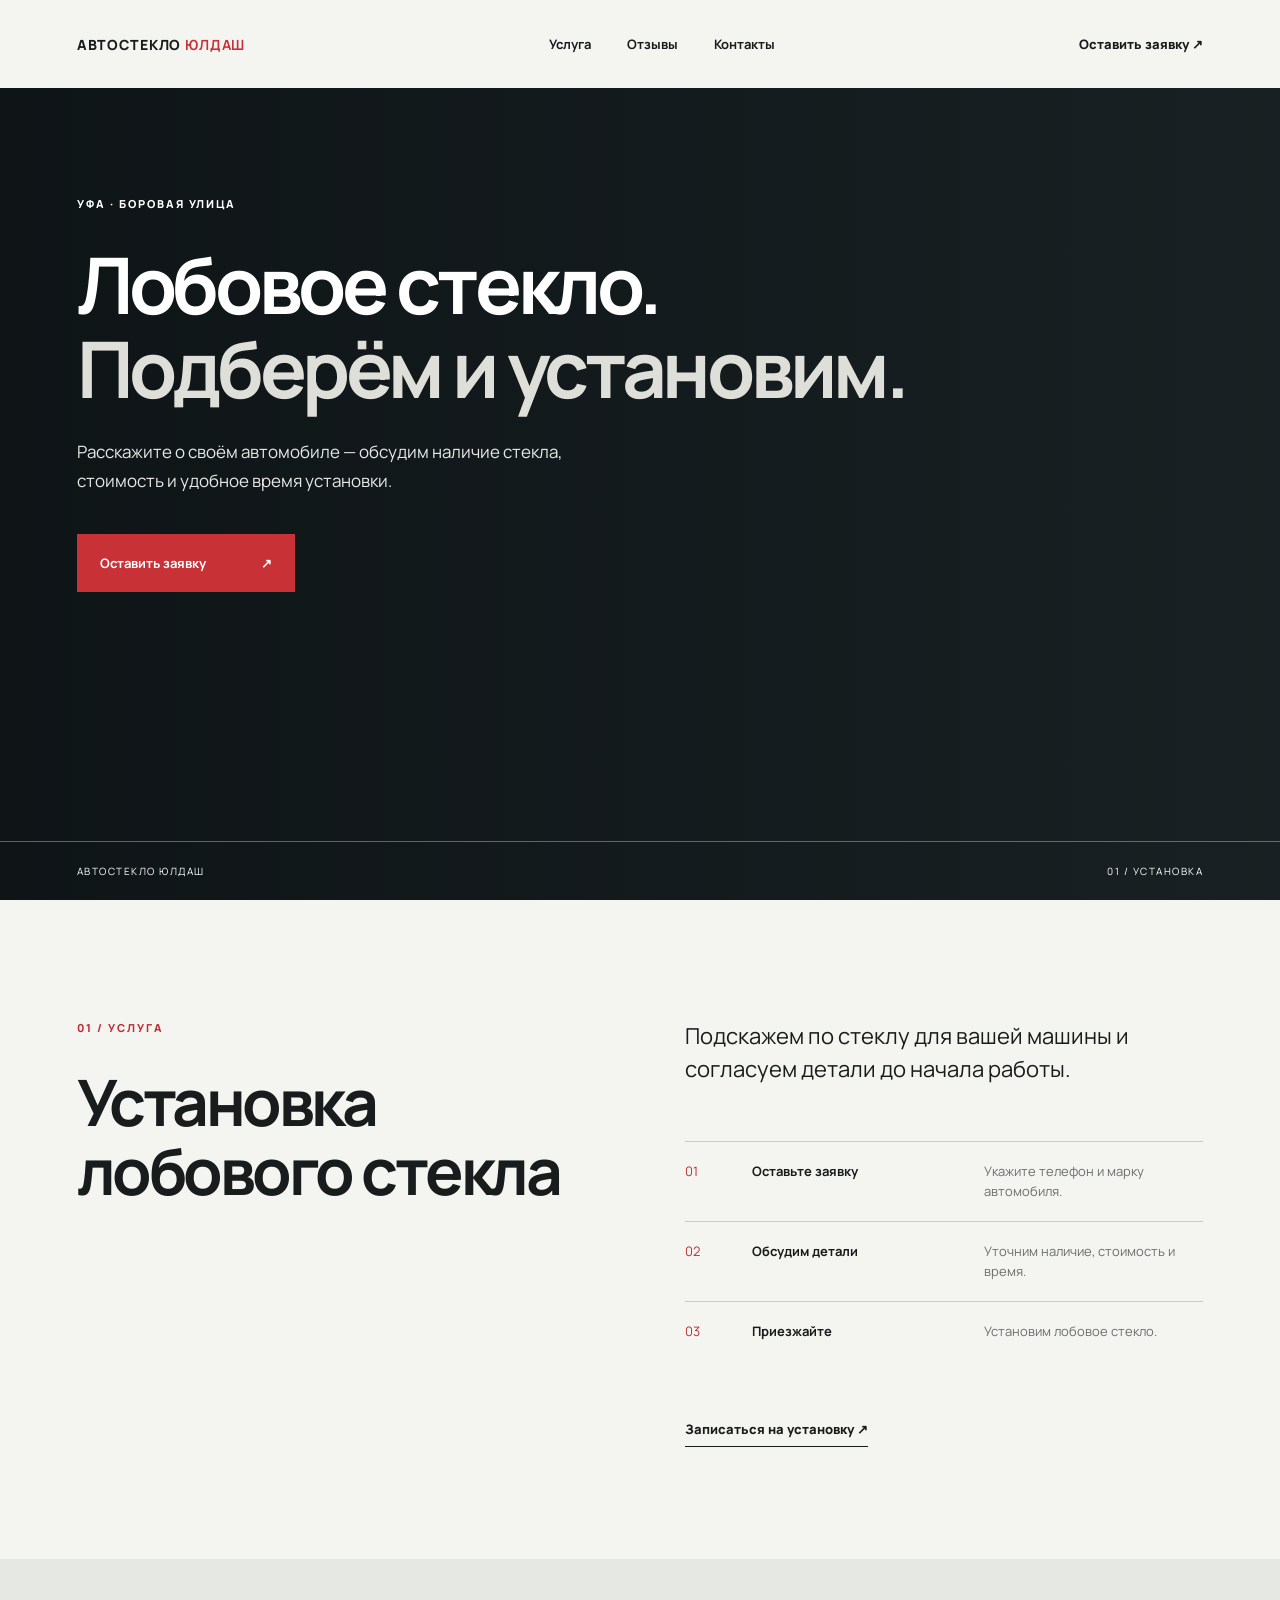
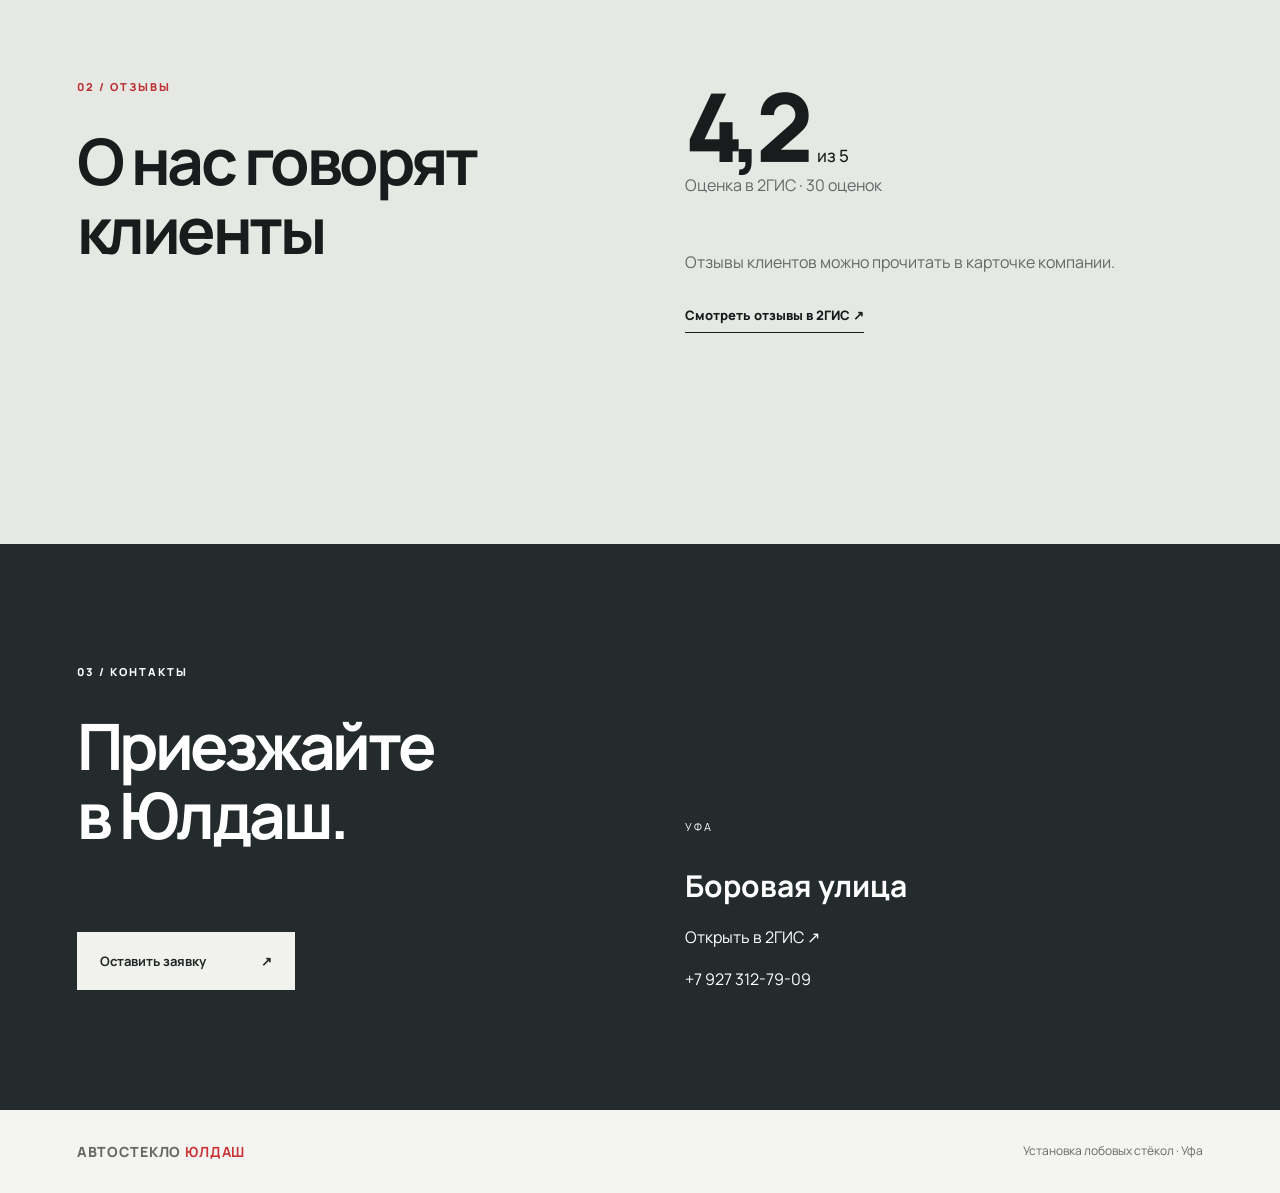
<file: index.html>
<!doctype html><html lang="ru" data-type="service"><head><meta charset="utf-8"><meta name="viewport" content="width=device-width,initial-scale=1"><meta name="page-type" content="service"><meta name="site-kind" content="other"><title>Автостекло Юлдаш — установка лобовых стёкол в Уфе</title><meta name="description" content="Установка лобовых стёкол в Уфе. Оставьте заявку в WhatsApp."><link rel="stylesheet" href="style.css"></head><body><header><a class="brand" href="index.html">АВТОСТЕКЛО <b>ЮЛДАШ</b></a><nav><a href="#service">Услуга</a><a href="#reviews">Отзывы</a><a href="#contacts">Контакты</a></nav><a class="header-link" href="request.html">Оставить заявку ↗</a></header><main><section class="hero" data-enter><div class="hero-inner"><p class="eyebrow">УФА · БОРОВАЯ УЛИЦА</p><h1>Лобовое стекло.<br><em>Подберём и установим.</em></h1><p class="lead">Расскажите о своём автомобиле — обсудим наличие стекла, стоимость и удобное время установки.</p><a class="button" href="request.html">Оставить заявку <span>↗</span></a></div><div class="hero-bottom"><span>АВТОСТЕКЛО ЮЛДАШ</span><span>01 / УСТАНОВКА</span></div></section><section id="service" class="section service"><div><p class="eyebrow red">01 / УСЛУГА</p><h2>Установка<br>лобового стекла</h2></div><div class="service-copy"><p>Подскажем по стеклу для вашей машины и согласуем детали до начала работы.</p><div class="steps"><div><span>01</span><strong>Оставьте заявку</strong><p>Укажите телефон и марку автомобиля.</p></div><div><span>02</span><strong>Обсудим детали</strong><p>Уточним наличие, стоимость и время.</p></div><div><span>03</span><strong>Приезжайте</strong><p>Установим лобовое стекло.</p></div></div><a class="text-link" href="request.html">Записаться на установку ↗</a></div></section><section id="reviews" class="section reviews"><div><p class="eyebrow red">02 / ОТЗЫВЫ</p><h2>О нас говорят<br>клиенты</h2></div><div class="review-content"><div class="rating">4,2 <span>из 5</span></div><p>Оценка в 2ГИС · 30 оценок</p><p class="review-note">Отзывы клиентов можно прочитать в карточке компании.</p><a class="text-link" href="https://2gis.ru/ufa/firm/70000001064397115/tab/reviews" target="_blank" rel="noopener">Смотреть отзывы в 2ГИС ↗</a></div></section><section id="contacts" class="section contact"><div><p class="eyebrow">03 / КОНТАКТЫ</p><h2>Приезжайте<br>в Юлдаш.</h2><a class="button light" href="request.html">Оставить заявку <span>↗</span></a></div><div class="contact-info"><p>УФА</p><h3>Боровая улица</h3><a href="https://2gis.ru/ufa/firm/70000001064397115" target="_blank" rel="noopener">Открыть в 2ГИС ↗</a><a href="tel:+79273127909">+7 927 312-79-09</a></div></section></main><footer><a class="brand" href="index.html">АВТОСТЕКЛО <b>ЮЛДАШ</b></a><span>Установка лобовых стёкол · Уфа</span></footer></body></html>
</file>
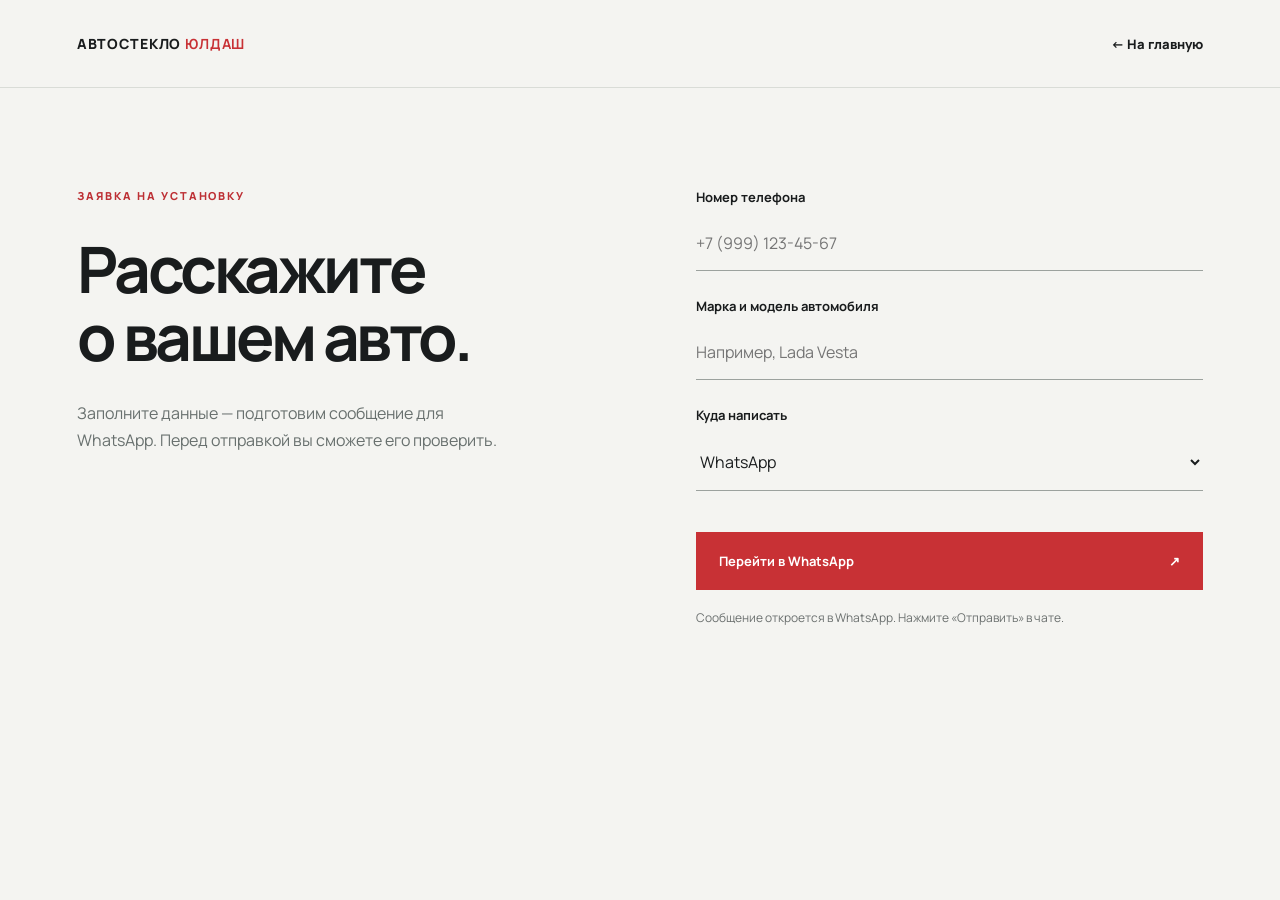
<file: request.html>
<!doctype html><html lang="ru"><head><meta charset="utf-8"><meta name="viewport" content="width=device-width,initial-scale=1"><title>Заявка — Автостекло Юлдаш</title><link rel="stylesheet" href="style.css"></head><body class="form-page"><header><a class="brand" href="index.html">АВТОСТЕКЛО <b>ЮЛДАШ</b></a><a class="header-link" href="index.html">← На главную</a></header><main class="request"><div><p class="eyebrow red">ЗАЯВКА НА УСТАНОВКУ</p><h1>Расскажите<br>о вашем авто.</h1><p class="form-intro">Заполните данные — подготовим сообщение для WhatsApp. Перед отправкой вы сможете его проверить.</p></div><form id="request-form"><label>Номер телефона<input name="phone" type="tel" autocomplete="tel" placeholder="+7 (999) 123-45-67" required></label><label>Марка и модель автомобиля<input name="car" placeholder="Например, Lada Vesta" required></label><label>Куда написать<select name="channel"><option value="WhatsApp">WhatsApp</option></select></label><button class="button" type="submit">Перейти в WhatsApp <span>↗</span></button><p class="form-hint" id="status" aria-live="polite">Сообщение откроется в WhatsApp. Нажмите «Отправить» в чате.</p></form></main><script src="script.js"></script></body></html>
</file>
<file: style.css>
@import url('https://fonts.googleapis.com/css2?family=Manrope:wght@400;500;600;700;800&display=swap');
:root{font-family:Manrope,Arial,sans-serif;color:#191c1d;background:#f4f4f1}*{box-sizing:border-box}html{scroll-behavior:smooth}body{margin:0}a{color:inherit;text-decoration:none}header{height:88px;padding:0 6%;display:flex;align-items:center;justify-content:space-between;gap:24px;background:#f4f4f1}.brand{font-size:14px;font-weight:800;letter-spacing:.06em;white-space:nowrap}.brand b{color:#c83135}nav{display:flex;gap:36px;font-size:13px;font-weight:700}.header-link{font-size:13px;font-weight:800}.hero{min-height:calc(100vh - 88px);background:#1d2528 url('https://images.unsplash.com/photo-1492144534655-ae79c964c9d7?auto=format&fit=crop&w=2200&q=85') center/cover;position:relative;color:#fff;display:flex;flex-direction:column;justify-content:space-between}.hero:before{content:'';position:absolute;inset:0;background:linear-gradient(90deg,rgba(11,17,19,.83),rgba(11,17,19,.24))}.hero-inner,.hero-bottom{position:relative;z-index:1}.hero-inner{padding:12vh 6% 8vh;max-width:1050px}.eyebrow{font-size:11px;letter-spacing:.18em;font-weight:800;margin:0 0 32px}.red{color:#bd3035}h1,h2,h3,p{margin-top:0}h1{font-size:clamp(42px,6.1vw,90px);line-height:1.07;letter-spacing:-.055em;margin-bottom:28px}h1 em{font-style:normal;color:#dfdfd9}.lead{font-size:17px;line-height:1.7;max-width:500px;color:#e7e8e5;margin-bottom:38px}.button{display:inline-flex;border:0;align-items:center;justify-content:space-between;gap:55px;padding:19px 23px;background:#c83135;color:white;font:700 13px Manrope,Arial;min-height:58px;cursor:pointer;transition:transform .2s,background .2s}.button:hover{transform:translateY(-2px);background:#a91f26}.hero-bottom{display:flex;justify-content:space-between;padding:22px 6%;border-top:1px solid #ffffff55;font-size:10px;letter-spacing:.15em}.section{padding:120px 6%;display:grid;grid-template-columns:1fr 1fr;gap:8%;min-height:65vh}.section h2{font-size:clamp(38px,5vw,72px);letter-spacing:-.055em;line-height:1.08}.service-copy>p{font-size:22px;line-height:1.5;max-width:560px}.steps{margin:55px 0}.steps div{border-top:1px solid #c9cbc7;padding:20px 0;display:grid;grid-template-columns:55px 1fr 1fr;gap:12px;font-size:13px}.steps span{color:#bd3035}.steps p{color:#6b706f;line-height:1.5;margin:0}.text-link{font-weight:800;font-size:13px;border-bottom:1px solid;padding-bottom:8px}.reviews{background:#e6e8e4}.rating{font-size:95px;font-weight:800;letter-spacing:-.08em;line-height:1}.rating span{font-size:17px;letter-spacing:0;font-weight:500}.review-content>p{color:#626968}.review-note{margin:55px 0 30px}.contact{background:#232b2d;color:white;min-height:60vh}.light{background:#f1f1ed;color:#202727;margin-top:30px}.contact-info{align-self:end;display:flex;flex-direction:column;gap:20px}.contact-info p{font-size:11px;letter-spacing:.16em}.contact-info h3{font-size:30px;margin:0}.contact-info a{font-size:16px}footer{padding:32px 6%;display:flex;justify-content:space-between;font-size:12px;color:#656967}.form-page header{border-bottom:1px solid #d9dcd7}.request{padding:100px 6%;display:grid;grid-template-columns:1fr 1fr;gap:10%}.request h1{font-size:clamp(45px,5vw,75px)}.form-intro{line-height:1.7;max-width:430px;color:#68706e}form{max-width:600px}label{display:block;font-size:13px;font-weight:700;margin-bottom:26px}input,select{display:block;width:100%;margin-top:10px;background:transparent;border:0;border-bottom:1px solid #9ca29e;border-radius:0;padding:16px 0;font:16px Manrope,Arial;color:#191c1d}form .button{width:100%;margin-top:15px}.form-hint{font-size:12px;line-height:1.6;color:#6b706f;margin-top:18px}a:focus-visible,button:focus-visible,input:focus-visible,select:focus-visible{outline:3px solid #e35357;outline-offset:4px}@media(max-width:700px){header{height:72px}nav{display:none}.header-link{font-size:11px}.hero{min-height:calc(100svh - 72px);background-position:60% center}.hero-inner{padding-top:15vh}.hero:before{background:rgba(11,17,19,.66)}.section,.request{grid-template-columns:1fr;padding:80px 6%;gap:35px}.steps div{grid-template-columns:35px 1fr}.steps p{grid-column:2}.contact{min-height:650px}.button{width:100%}footer{gap:20px;flex-direction:column}.request{padding-top:70px}}
</file>
